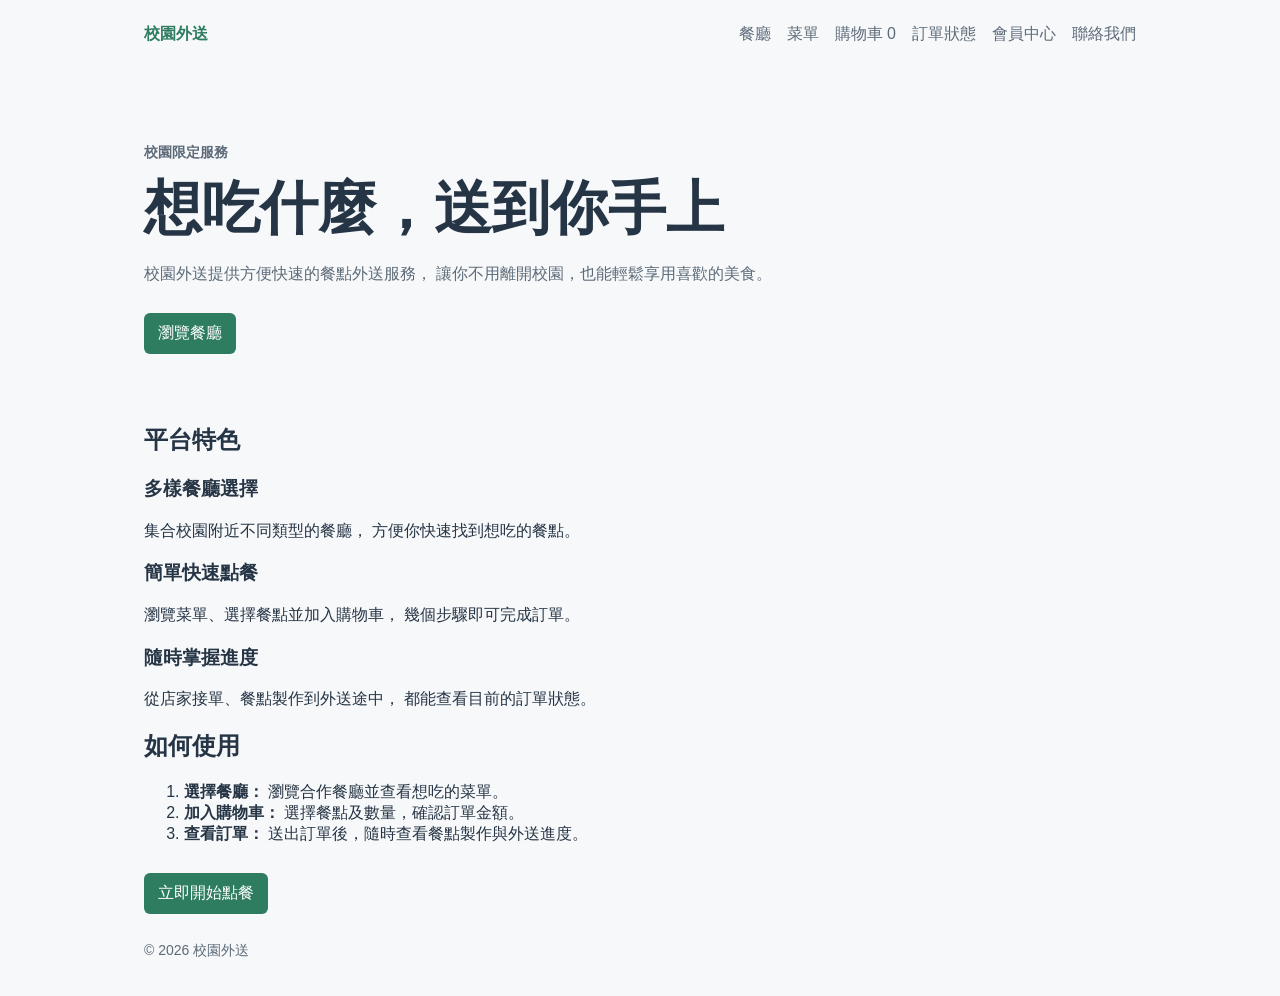
<file: index.html>
<!doctype html>
<html lang="zh-Hant">
  <head>
    <meta charset="UTF-8" />
    <meta name="viewport" content="width=device-width, initial-scale=1.0" />
    <title>校園外送｜首頁</title>
    <link rel="stylesheet" href="css/base.css" />
  </head>

  <body>
    <header class="site-header">
      <a class="brand" href="index.html">校園外送</a>

      <nav aria-label="主要導覽">
        <a href="pages/restaurants.html">餐廳</a>
        <a href="pages/menu.html">菜單</a>
        <a href="pages/cart.html">
          購物車 <span data-cart-count>0</span>
        </a>
        <a href="pages/order-status.html">訂單狀態</a>
        <a href="pages/profile.html">會員中心</a>
        <a href="pages/contact.html">聯絡我們</a>
      </nav>
    </header>

    <main class="container">
      <section class="hero" aria-labelledby="page-title">
        <p class="eyebrow">校園限定服務</p>

        <h1 id="page-title">想吃什麼，送到你手上</h1>

        <p>
          校園外送提供方便快速的餐點外送服務，
          讓你不用離開校園，也能輕鬆享用喜歡的美食。
        </p>

        <a class="button" href="pages/restaurants.html">
          瀏覽餐廳
        </a>
      </section>

      <section id="home-feature" aria-labelledby="home-feature-title">
        <h2 id="home-feature-title">平台特色</h2>

        <article>
          <h3>多樣餐廳選擇</h3>
          <p>
            集合校園附近不同類型的餐廳，
            方便你快速找到想吃的餐點。
          </p>
        </article>

        <article>
          <h3>簡單快速點餐</h3>
          <p>
            瀏覽菜單、選擇餐點並加入購物車，
            幾個步驟即可完成訂單。
          </p>
        </article>

        <article>
          <h3>隨時掌握進度</h3>
          <p>
            從店家接單、餐點製作到外送途中，
            都能查看目前的訂單狀態。
          </p>
        </article>
      </section>

      <section aria-labelledby="steps-title">
        <h2 id="steps-title">如何使用</h2>

        <ol>
          <li>
            <strong>選擇餐廳：</strong>
            瀏覽合作餐廳並查看想吃的菜單。
          </li>

          <li>
            <strong>加入購物車：</strong>
            選擇餐點及數量，確認訂單金額。
          </li>

          <li>
            <strong>查看訂單：</strong>
            送出訂單後，隨時查看餐點製作與外送進度。
          </li>
        </ol>

        <a class="button" href="pages/restaurants.html">
          立即開始點餐
        </a>
      </section>
    </main>

    <footer>
      © 2026 校園外送
    </footer>

    <script src="js/app.js"></script>
  </body>
</html>
</file>
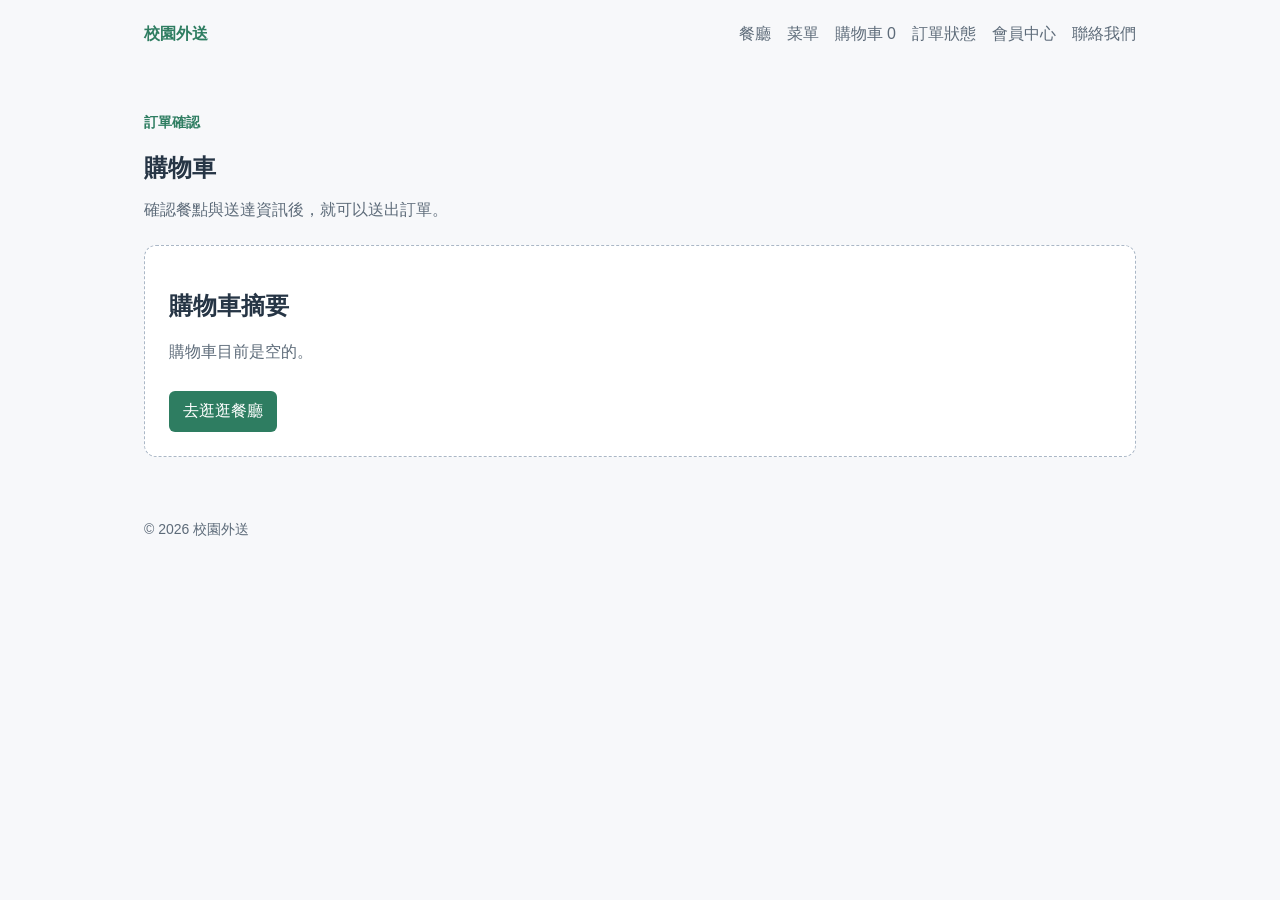
<file: pages/cart.html>
<!doctype html>
<html lang="zh-Hant">
  <head>
    <meta charset="UTF-8" />
    <meta name="viewport" content="width=device-width, initial-scale=1.0" />
    <title>校園外送｜購物車</title>
    <link rel="stylesheet" href="../css/base.css" />
  </head>
  <body>
    <header class="site-header">
      <a class="brand" href="../index.html">校園外送</a>
      <nav aria-label="主要導覽">
        <a href="restaurants.html">餐廳</a>
        <a href="menu.html">菜單</a>
        <a href="cart.html">購物車 <span data-cart-count>0</span></a>
        <a href="order-status.html">訂單狀態</a>
        <a href="profile.html">會員中心</a>
        <a href="contact.html">聯絡我們</a>
      </nav>
    </header>
    <main class="container">
      <section class="page-heading">
        <p class="eyebrow">訂單確認</p>
        <h1>購物車</h1>
        <p class="muted">確認餐點與送達資訊後，就可以送出訂單。</p>
      </section>

      <section class="panel" aria-labelledby="cart-heading" data-cart-section>
        <h2 id="cart-heading">購物車摘要</h2>
        <!-- 明細由 app.js 依 localStorage 中的購物車內容產生 -->
        <div data-cart-root></div>
      </section>

      <section class="panel" aria-labelledby="checkout-heading" data-checkout-section hidden>
        <h2 id="checkout-heading">送達資訊</h2>
        <form data-checkout-form>
          <div class="form-grid">
            <label class="field">姓名
              <input name="name" required autocomplete="name" />
            </label>
            <label class="field">聯絡電話
              <input name="phone" type="tel" required autocomplete="tel" />
            </label>
            <label class="field">送達地點
              <input name="place" required placeholder="例：第一宿舍 1 樓大廳" />
            </label>
            <label class="field">付款方式
              <select name="payment">
                <option value="cash">送達時現金付款</option>
              </select>
            </label>
            <label class="field field-wide">備註（選填）
              <textarea name="note" rows="2" placeholder="例：飲料去冰、不要香菜"></textarea>
            </label>
          </div>
          <button type="submit">送出訂單</button>
        </form>
      </section>

      <section class="panel" data-order-result hidden aria-live="polite">
        <h2>✓ 訂單已送出</h2>
        <p>訂單編號：<strong data-order-id></strong></p>
        <p class="muted">你可以隨時到「訂單狀態」查看外送進度。</p>
        <a class="button" href="order-status.html">查看訂單進度</a>
        <a class="button" data-order-mailto href="#">用 Email 通知店家</a>
      </section>
    </main>
    <footer>© 2026 校園外送</footer>
    <script src="../js/app.js"></script>
  </body>
</html>
</file>
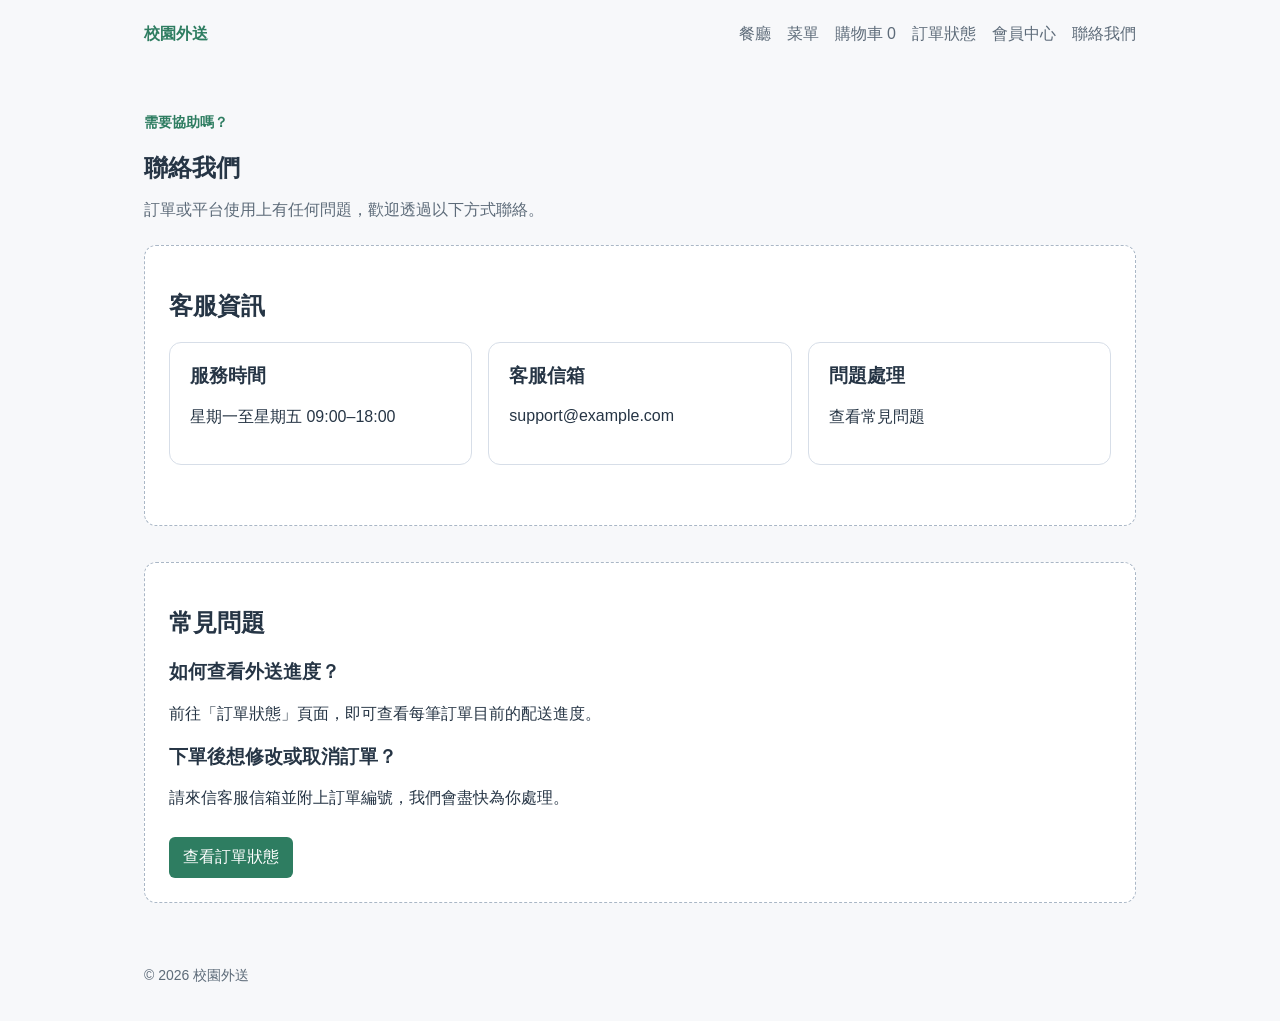
<file: pages/contact.html>
<!doctype html>
<html lang="zh-Hant">
  <head>
    <meta charset="UTF-8" />
    <meta name="viewport" content="width=device-width, initial-scale=1.0" />
    <title>校園外送｜聯絡我們</title>
    <link rel="stylesheet" href="../css/base.css" />
  </head>
  <body>
    <header class="site-header">
      <a class="brand" href="../index.html">校園外送</a>
      <nav aria-label="主要導覽">
        <a href="restaurants.html">餐廳</a>
        <a href="menu.html">菜單</a>
        <a href="cart.html">購物車 <span data-cart-count>0</span></a>
        <a href="order-status.html">訂單狀態</a>
        <a href="profile.html">會員中心</a>
        <a href="contact.html">聯絡我們</a>
      </nav>
    </header>
    <main class="container">
      <section class="page-heading">
        <p class="eyebrow">需要協助嗎？</p>
        <h1>聯絡我們</h1>
        <p class="muted">訂單或平台使用上有任何問題，歡迎透過以下方式聯絡。</p>
      </section>

      <section class="panel" aria-labelledby="support-title">
        <h2 id="support-title">客服資訊</h2>
        <div class="grid">
          <article class="card">
            <h3>服務時間</h3>
            <p>星期一至星期五 09:00–18:00</p>
          </article>
          <article class="card">
            <h3>客服信箱</h3>
            <p><a href="mailto:support@example.com">support@example.com</a></p>
          </article>
          <article class="card">
            <h3>問題處理</h3>
            <p><a href="#faq">查看常見問題</a></p>
          </article>
        </div>
      </section>

      <section id="faq" class="panel" aria-labelledby="faq-title">
        <h2 id="faq-title">常見問題</h2>
        <h3>如何查看外送進度？</h3>
        <p>前往「訂單狀態」頁面，即可查看每筆訂單目前的配送進度。</p>
        <h3>下單後想修改或取消訂單？</h3>
        <p>請來信客服信箱並附上訂單編號，我們會盡快為你處理。</p>
        <a class="button" href="order-status.html">查看訂單狀態</a>
      </section>
    </main>
    <footer>© 2026 校園外送</footer>
    <script src="../js/app.js"></script>
  </body>
</html>
</file>
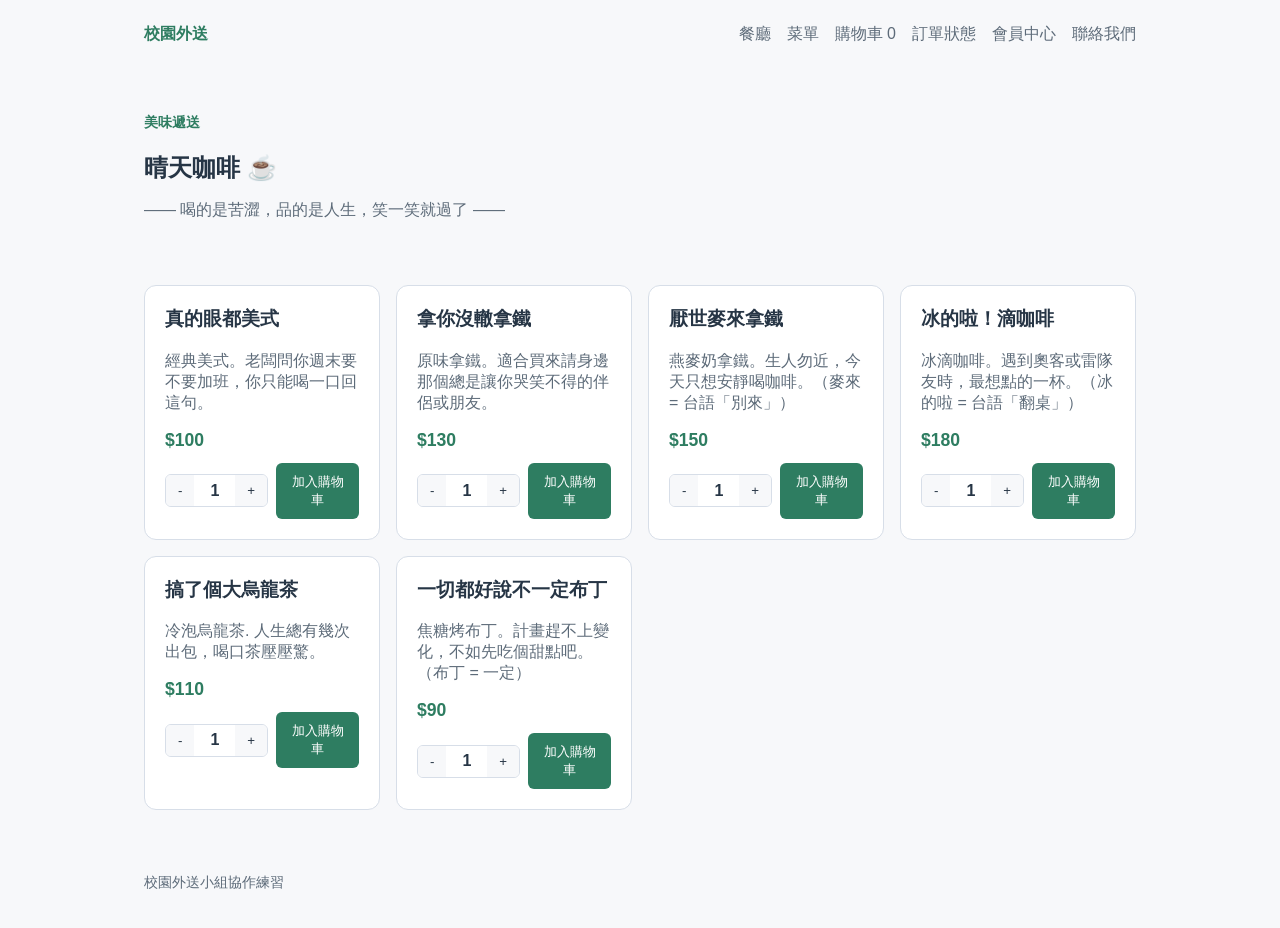
<file: pages/menu.html>
<!doctype html>
<html lang="zh-Hant">
  <head>
    <meta charset="UTF-8" />
    <meta name="viewport" content="width=device-width, initial-scale=1.0" />
    <title>校園外送｜菜單</title>
    <link rel="stylesheet" href="../css/base.css" />
  </head>
  <body>
    <header class="site-header">
      <a class="brand" href="../index.html">校園外送</a>
      <nav aria-label="主要導覽">
        <a href="restaurants.html">餐廳</a>
        <a href="menu.html">菜單</a>
        <a href="cart.html">購物車 <span data-cart-count>0</span></a>
        <a href="order-status.html">訂單狀態</a>
        <a href="profile.html">會員中心</a>
        <a href="contact.html">聯絡我們</a>
      </nav>
    </header>
    <main class="container">
      <section class="page-heading">
        <p class="eyebrow">美味遞送</p>
        <!-- 動態顯示餐廳名稱 -->
        <h1 id="restaurant-title">晴天咖啡</h1>
        <p id="restaurant-subtitle" class="muted">—— 喝的是苦澀，品的是人生，笑一笑就過了 ——</p>
        
        <!-- data-status-message 點擊加入時會自動連動 app.js，顯示：已加入「餐點名稱」 -->
        <p class="status-message" data-status-message></p>
      </section>

      <!-- 菜單區域 (會由 JS 根據網址參數動態渲染) -->
      <div id="menu-container" class="grid">
        <!-- 預設載入晴天咖啡菜單 -->
      </div>
    </main>
    <footer>校園外送小組協作練習</footer>
    
    <!-- 1. 引入原本的 app.js (點擊「加入購物車」依然會執行原本的 +1 邏輯) -->
    <script src="../js/app.js"></script>

    <!-- 2. 動態切換三間餐廳菜單 + 控制加減數量按鈕的 JS 邏輯 -->
    <script>
      // 1. 定義三間餐廳的菜單資料
      const menus = {
        // 類別一：晴天咖啡 (名字改回晴天咖啡，保留超好笑諧音！)
        "cafe": {
          title: "晴天咖啡 ☕",
          subtitle: "—— 喝的是苦澀，品的是人生，笑一笑就過了 ——",
          items: [
            { name: "真的眼都美式", detail: "經典美式。老闆問你週末要不要加班，你只能喝一口回這句。", price: 100 },
            { name: "拿你沒轍拿鐵", detail: "原味拿鐵。適合買來請身邊那個總是讓你哭笑不得的伴侶或朋友。", price: 130 },
            { name: "厭世麥來拿鐵", detail: "燕麥奶拿鐵。生人勿近，今天只想安靜喝咖啡。（麥來 = 台語「別來」）", price: 150 },
            { name: "冰的啦！滴咖啡", detail: "冰滴咖啡。遇到奧客或雷隊友時，最想點的一杯。（冰的啦 = 台語「翻桌」）", price: 180 },
            { name: "搞了個大烏龍茶", detail: "冷泡烏龍茶. 人生總有幾次出包，喝口茶壓壓驚。", price: 110 },
            { name: "一切都好說不一定布丁", detail: "焦糖烤布丁。計畫趕不上變化，不如先吃個甜點吧。（布丁 = 一定）", price: 90 }
          ]
        },
        // 類別二：好食便當 (便當店諧音梗)
        "good-meal": {
          title: "好食諧音便當 🍱",
          subtitle: "—— 飽足感十足，吃飽才有力氣繼續講冷笑話 ——",
          items: [
            { name: "真的一點都不排骨飯", detail: "經典排骨飯。老闆不給加薪，工作堆得像山，這排骨吃起來比我的命還硬。", price: 120 },
            { name: "幾歲了還在吃雞排飯", detail: "黃金雞排飯。比臉大雞排！不管幾歲，只要有雞排吃，我永遠是長不大的快樂小孩。", price: 115 },
            { name: "滷肉飯總比滷蛇好便當", detail: "秘製滷肉飯。人生可以暫時當個滷蛇，但至少我的便當裡要有一碗超香滷肉飯。", price: 95 }
          ]
        },
        // 類別三：義起吃 (義大利麵諧音梗)
        "pasta-together": {
          title: "義起吃諧音義大利麵 🍝",
          subtitle: "—— 濃郁醬汁與麵條，用幽默感填滿你空虛的胃 ——",
          items: [
            { name: "被逼得走投無路培根麵", detail: "奶油培根麵。生活被逼到牆角，還好還有這盤香濃起司與厚切培根來療癒我。", price: 180 },
            { name: "眼眶有點紅醬嫩雞麵", detail: "粉紅醬嫩雞麵。番茄紅醬與白醬完美相遇，酸酸甜甜，像極了剛看完催淚電影的你。", price: 185 },
            { name: "沒事多蛤蜊麵", detail: "青醬蛤蜊麵。手作羅勒青醬鋪滿蛤蜊，吃完這盤，祝你人生「沒事多鼓勵」！", price: 195 }
          ]
        }
      };

      // 2. 解析網址參數 (?restaurant=xxx)
      const urlParams = new URLSearchParams(window.location.search);
      const restaurantParam = urlParams.get('restaurant');
      
      // 預設如果沒對應到，就顯示晴天咖啡的 cafe 菜單
      let currentKey = "cafe";
      if (restaurantParam && menus[restaurantParam]) {
        currentKey = restaurantParam;
      }

      const activeMenu = menus[currentKey];

      // 3. 渲染網頁標題與內容
      document.getElementById('restaurant-title').textContent = activeMenu.title;
      document.getElementById('restaurant-subtitle').textContent = activeMenu.subtitle;

      const container = document.getElementById('menu-container');
      container.innerHTML = activeMenu.items.map(item => `
        <div class="card">
          <h3>${item.name}</h3>
          <p class="muted">${item.detail}</p>
          <p style="font-weight: bold; color: #2e7d61; font-size: 1.1rem; margin: 12px 0;">$${item.price}</p>
          
          <!-- 數量加減器（手動增減數量） -->
          <div style="display: flex; gap: 8px; align-items: center; margin-top: 12px;">
            <div style="display: flex; align-items: center; border: 1px solid #d7dee8; border-radius: 6px; overflow: hidden; background: #fff;">
              <button class="qty-btn" onclick="changeQty(this, -1)" style="margin-top: 0; padding: 8px 12px; background: #f7f8fa; color: #263545; border-radius: 0; border: none; cursor: pointer;">-</button>
              <span class="qty-val" style="padding: 0 16px; font-weight: bold; min-width: 40px; text-align: center;">1</span>
              <button class="qty-btn" onclick="changeQty(this, 1)" style="margin-top: 0; padding: 8px 12px; background: #f7f8fa; color: #263545; border-radius: 0; border: none; cursor: pointer;">+</button>
            </div>
            <!-- data-price / data-restaurant 讓 app.js 能把正確的價格與餐廳一起存進購物車 -->
            <button class="button" data-add-to-cart="${item.name}" data-price="${item.price}" data-restaurant="${currentKey}" data-restaurant-name="${activeMenu.title}" style="margin-top: 0; flex: 1;">加入購物車</button>
          </div>
        </div>
      `).join('');

      // 4. 控制加減按鈕的數字切換
      function changeQty(btn, change) {
        const qtySpan = btn.parentNode.querySelector('.qty-val');
        let currentQty = parseInt(qtySpan.textContent, 10);
        currentQty = Math.max(1, currentQty + change);
        qtySpan.textContent = currentQty;
      }
    </script>
  </body>
</html>
</file>
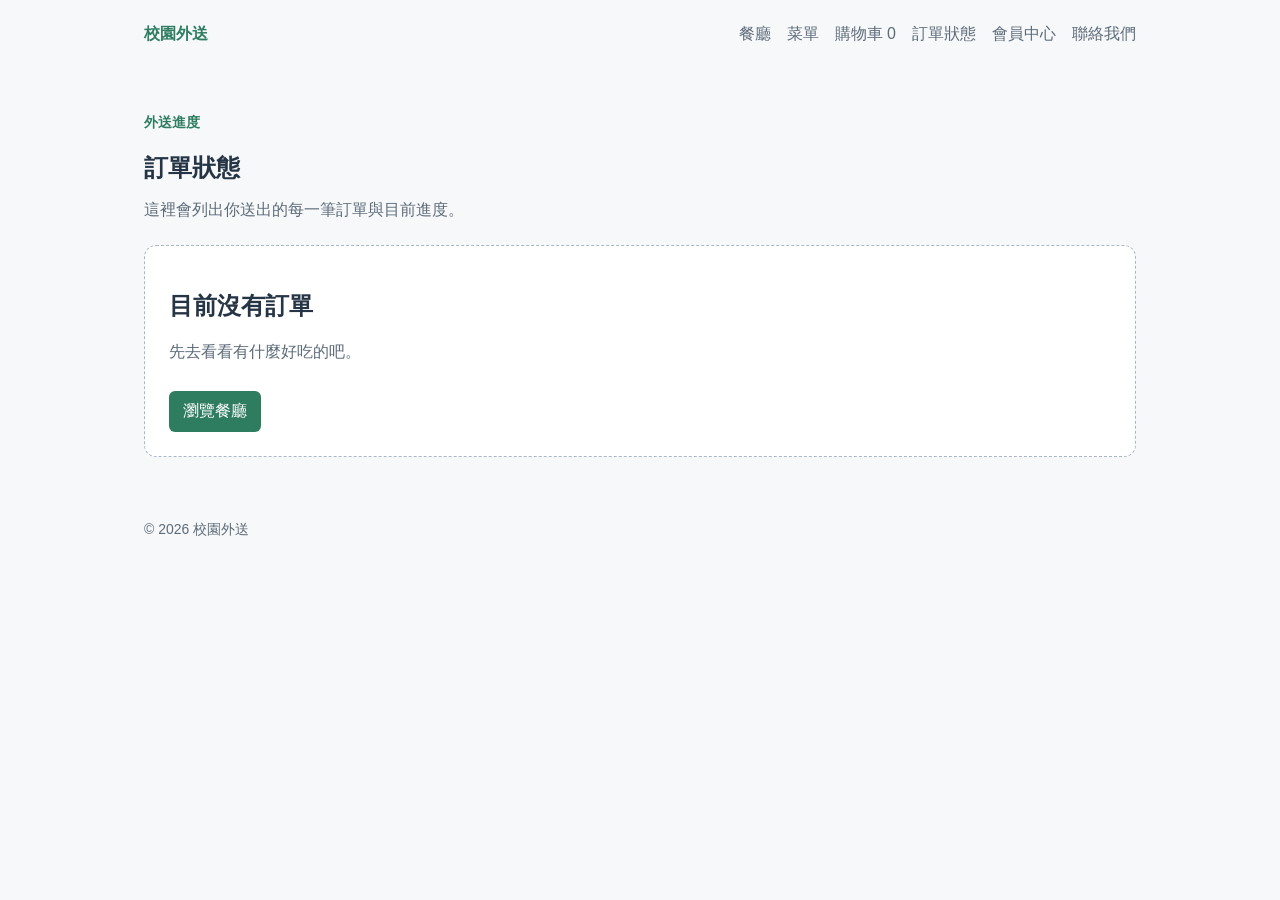
<file: pages/order-status.html>
<!doctype html>
<html lang="zh-Hant">
  <head>
    <meta charset="UTF-8" />
    <meta name="viewport" content="width=device-width, initial-scale=1.0" />
    <title>校園外送｜訂單狀態</title>
    <link rel="stylesheet" href="../css/base.css" />
  </head>
  <body>
    <header class="site-header">
      <a class="brand" href="../index.html">校園外送</a>
      <nav aria-label="主要導覽">
        <a href="restaurants.html">餐廳</a>
        <a href="menu.html">菜單</a>
        <a href="cart.html">購物車 <span data-cart-count>0</span></a>
        <a href="order-status.html">訂單狀態</a>
        <a href="profile.html">會員中心</a>
        <a href="contact.html">聯絡我們</a>
      </nav>
    </header>
    <main class="container">
      <section class="page-heading">
        <p class="eyebrow">外送進度</p>
        <h1>訂單狀態</h1>
        <p class="muted">這裡會列出你送出的每一筆訂單與目前進度。</p>
      </section>

      <!-- 訂單清單由 app.js 依 localStorage 中的訂單紀錄產生 -->
      <div data-orders-page></div>
    </main>
    <footer>© 2026 校園外送</footer>
    <script src="../js/app.js"></script>
  </body>
</html>
</file>
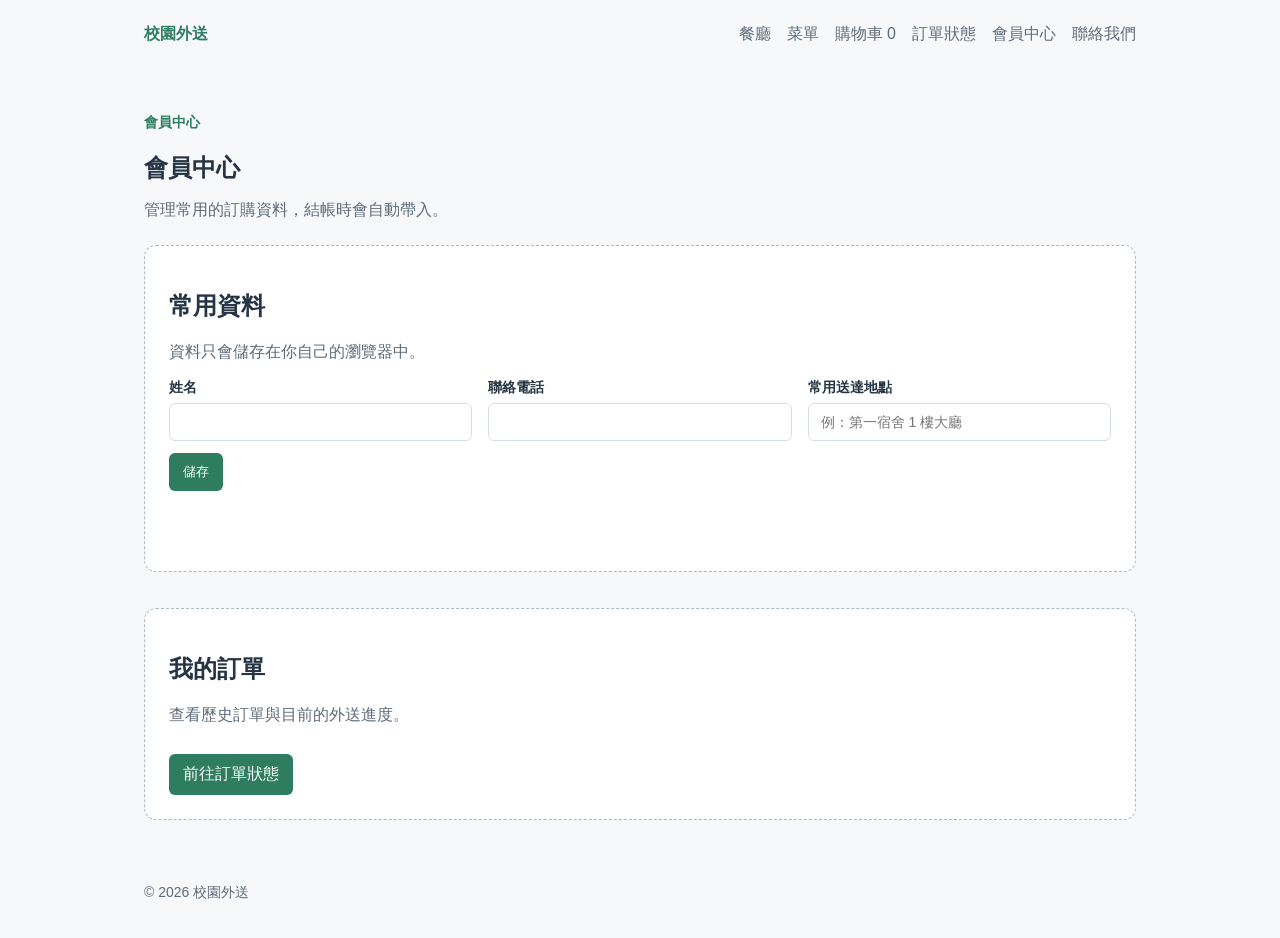
<file: pages/profile.html>
<!doctype html>
<html lang="zh-Hant">
  <head>
    <meta charset="UTF-8" />
    <meta name="viewport" content="width=device-width, initial-scale=1.0" />
    <title>校園外送｜會員中心</title>
    <link rel="stylesheet" href="../css/base.css" />
  </head>
  <body>
    <header class="site-header">
      <a class="brand" href="../index.html">校園外送</a>
      <nav aria-label="主要導覽">
        <a href="restaurants.html">餐廳</a>
        <a href="menu.html">菜單</a>
        <a href="cart.html">購物車 <span data-cart-count>0</span></a>
        <a href="order-status.html">訂單狀態</a>
        <a href="profile.html">會員中心</a>
        <a href="contact.html">聯絡我們</a>
      </nav>
    </header>
    <main class="container">
      <section class="page-heading">
        <p class="eyebrow">會員中心</p>
        <h1 data-profile-greeting>會員中心</h1>
        <p class="muted">管理常用的訂購資料，結帳時會自動帶入。</p>
      </section>

      <section class="panel" aria-labelledby="member-profile-title">
        <h2 id="member-profile-title">常用資料</h2>
        <p class="muted">資料只會儲存在你自己的瀏覽器中。</p>
        <form data-profile-form>
          <div class="form-grid">
            <label class="field">姓名
              <input name="name" autocomplete="name" />
            </label>
            <label class="field">聯絡電話
              <input name="phone" type="tel" autocomplete="tel" />
            </label>
            <label class="field">常用送達地點
              <input name="place" placeholder="例：第一宿舍 1 樓大廳" />
            </label>
          </div>
          <button type="submit">儲存</button>
          <p class="status-message" data-profile-saved aria-live="polite"></p>
        </form>
      </section>

      <section class="panel" aria-labelledby="member-orders-title">
        <h2 id="member-orders-title">我的訂單</h2>
        <p class="muted">查看歷史訂單與目前的外送進度。</p>
        <a class="button" href="order-status.html">前往訂單狀態</a>
      </section>
    </main>
    <footer>© 2026 校園外送</footer>
    <script src="../js/app.js"></script>
  </body>
</html>
</file>
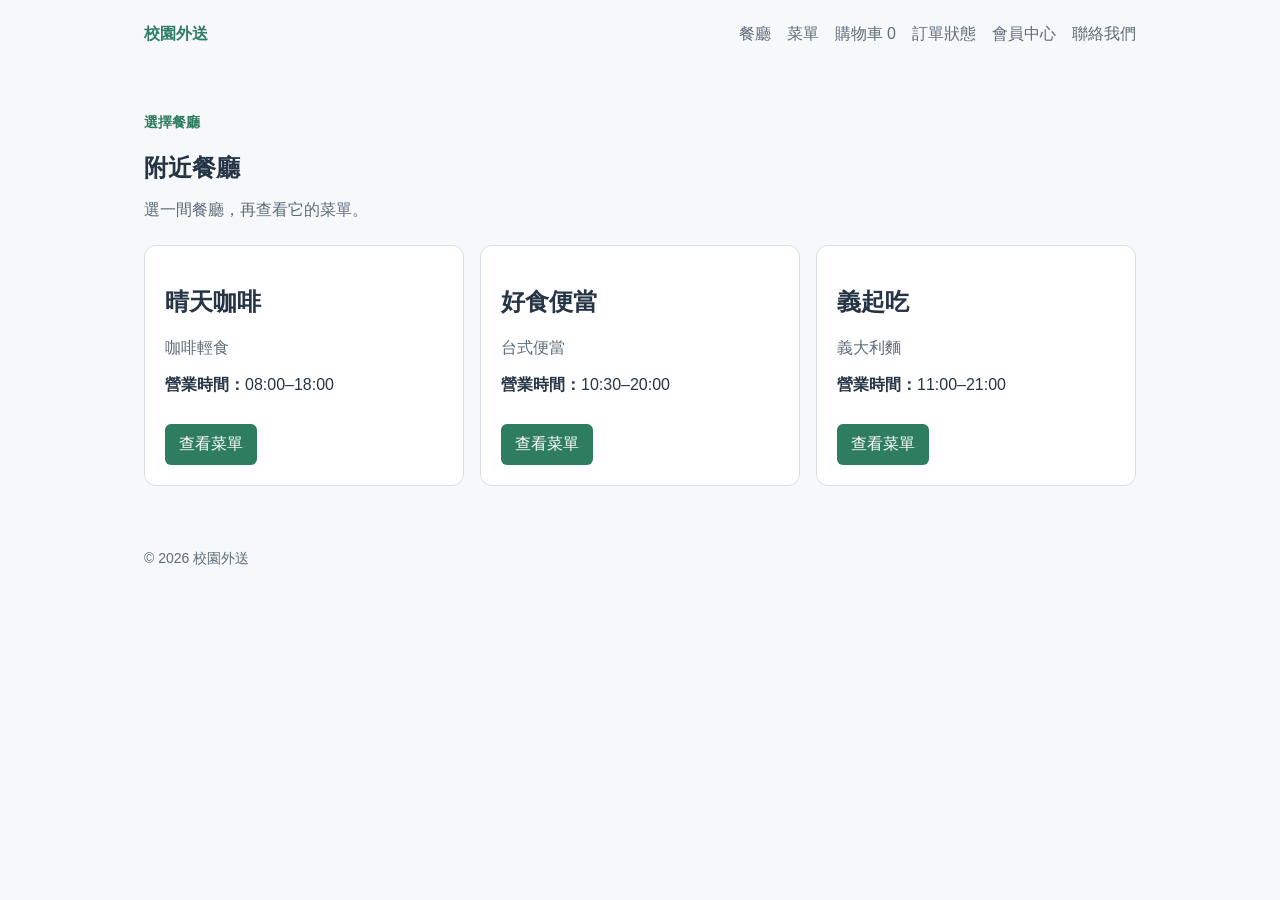
<file: pages/restaurants.html>
<!doctype html>
<html lang="zh-Hant">
  <head>
    <meta charset="UTF-8" />
    <meta name="viewport" content="width=device-width, initial-scale=1.0" />
    <title>校園外送｜餐廳</title>
    <link rel="stylesheet" href="../css/base.css" />
  </head>
  <body>
    <header class="site-header">
      <a class="brand" href="../index.html">校園外送</a>
      <nav aria-label="主要導覽">
        <a href="restaurants.html">餐廳</a>
        <a href="menu.html">菜單</a>
        <a href="cart.html">購物車 <span data-cart-count>0</span></a>
        <a href="order-status.html">訂單狀態</a>
        <a href="profile.html">會員中心</a>
        <a href="contact.html">聯絡我們</a>
      </nav>
    </header>
    <main class="container">
      <section class="page-heading">
        <p class="eyebrow">選擇餐廳</p>
        <h1>附近餐廳</h1>
        <p class="muted">選一間餐廳，再查看它的菜單。</p>
      </section>
      <section class="grid" aria-label="餐廳列表">
        <article class="card">
          <h2>晴天咖啡</h2>
          <p class="muted">咖啡輕食</p>
          <p><strong>營業時間：</strong><time datetime="08:00">08:00</time>–<time datetime="18:00">18:00</time></p>
          <a class="button" href="menu.html?restaurant=cafe">查看菜單</a>
        </article>

        <article class="card">
          <h2>好食便當</h2>
          <p class="muted">台式便當</p>
          <p><strong>營業時間：</strong><time datetime="10:30">10:30</time>–<time datetime="20:00">20:00</time></p>
          <a class="button" href="menu.html?restaurant=good-meal">查看菜單</a>
        </article>

        <article class="card">
          <h2>義起吃</h2>
          <p class="muted">義大利麵</p>
          <p><strong>營業時間：</strong><time datetime="11:00">11:00</time>–<time datetime="21:00">21:00</time></p>
          <a class="button" href="menu.html?restaurant=pasta-together">查看菜單</a>
        </article>
      </section>
    </main>
    <footer>© 2026 校園外送</footer>
    <script src="../js/app.js"></script>
  </body>
</html>
</file>
<file: css/base.css>
:root {
  color: #263545;
  background: #f7f8fa;
  font-family: -apple-system, BlinkMacSystemFont, "Segoe UI", sans-serif;
}

* {
  box-sizing: border-box;
}

body {
  margin: 0;
}

a {
  color: inherit;
  text-decoration: none;
}

.site-header,
.container,
footer {
  max-width: 1040px;
  margin: 0 auto;
  padding-left: 24px;
  padding-right: 24px;
}

.site-header {
  display: flex;
  align-items: center;
  justify-content: space-between;
  min-height: 68px;
}

.site-header nav {
  display: flex;
  flex-wrap: wrap;
  gap: 16px;
  color: #5d6b79;
}

.brand,
h1,
h2,
h3 {
  font-weight: 700;
}

.brand,
.eyebrow {
  color: #2e7d61;
}

.hero {
  padding: 76px 0 50px;
}

.hero h1 {
  max-width: 650px;
  margin: 8px 0;
  font-size: clamp(36px, 6vw, 58px);
}

.hero p,
.muted,
footer {
  color: #5d6b79;
}

.eyebrow {
  margin: 0;
  font-size: 14px;
  font-weight: 700;
}

.button,
button {
  display: inline-block;
  margin-top: 12px;
  padding: 10px 14px;
  border: 0;
  border-radius: 6px;
  background: #2e7d61;
  color: #fff;
  cursor: pointer;
}

.placeholder,
.panel {
  margin-bottom: 36px;
  padding: 24px;
  border: 1px dashed #aab7c6;
  border-radius: 12px;
  background: #fff;
}

.grid {
  display: grid;
  grid-template-columns: repeat(auto-fit, minmax(220px, 1fr));
  gap: 16px;
  margin-bottom: 36px;
}

.card {
  padding: 20px;
  border: 1px solid #d7dee8;
  border-radius: 12px;
  background: #fff;
}

.card h3 {
  margin-top: 0;
}

.page-heading {
  margin: 46px 0 24px;
}

.page-heading h1 {
  margin-bottom: 8px;
}

.notice {
  padding: 16px;
  border-left: 4px solid #c87542;
  background: #fff1e7;
}

.status-message {
  min-height: 24px;
  color: #2e7d61;
  font-weight: 700;
}

.order-progress {
  display: grid;
  grid-template-columns: repeat(auto-fit, minmax(170px, 1fr));
  gap: 16px;
  padding: 0;
  list-style: none;
}

.progress-step {
  padding: 18px;
  border: 1px solid #d7dee8;
  border-radius: 10px;
  color: #5d6b79;
}

.progress-step strong,
.progress-step span {
  display: block;
}

.progress-step span {
  margin-top: 6px;
  font-size: 14px;
}

.progress-step.is-complete {
  border-color: #8bc5b0;
  background: #edf8f4;
  color: #2e7d61;
}

.progress-step.is-current {
  border: 2px solid #c87542;
  background: #fff1e7;
  color: #8a4823;
}

footer {
  padding-top: 28px;
  padding-bottom: 36px;
  font-size: 14px;
}

button[disabled] {
  opacity: 0.6;
  cursor: default;
}

input,
select,
textarea {
  width: 100%;
  padding: 10px 12px;
  border: 1px solid #d7dee8;
  border-radius: 6px;
  background: #fff;
  color: inherit;
  font: inherit;
}

.field {
  display: block;
  font-size: 14px;
  font-weight: 700;
}

.field input,
.field select,
.field textarea {
  margin-top: 6px;
  font-weight: 400;
}

.form-grid {
  display: grid;
  grid-template-columns: repeat(auto-fit, minmax(220px, 1fr));
  gap: 16px;
}

.form-grid .field-wide {
  grid-column: 1 / -1;
}

.price {
  margin: 12px 0;
  color: #2e7d61;
  font-size: 1.1rem;
  font-weight: 700;
}

.add-row {
  display: flex;
  align-items: center;
  gap: 8px;
  margin-top: 12px;
}

.add-row .button {
  flex: 1;
  margin-top: 0;
}

.qty-control {
  display: inline-flex;
  align-items: center;
  overflow: hidden;
  border: 1px solid #d7dee8;
  border-radius: 6px;
  background: #fff;
}

.qty-btn {
  margin-top: 0;
  padding: 8px 12px;
  border-radius: 0;
  background: #f7f8fa;
  color: #263545;
}

.qty-val {
  min-width: 40px;
  padding: 0 14px;
  font-weight: 700;
  text-align: center;
}

.menu-tabs {
  display: flex;
  flex-wrap: wrap;
  gap: 8px;
  margin-top: 12px;
}

.menu-tabs a {
  padding: 6px 14px;
  border: 1px solid #d7dee8;
  border-radius: 999px;
  background: #fff;
  font-size: 14px;
}

.menu-tabs a.is-active {
  border-color: #2e7d61;
  background: #2e7d61;
  color: #fff;
}

.cart-lines {
  margin: 0;
  padding: 0;
  list-style: none;
}

.cart-line {
  display: flex;
  flex-wrap: wrap;
  align-items: center;
  justify-content: space-between;
  gap: 16px;
  padding: 12px 0;
  border-bottom: 1px solid #d7dee8;
}

.cart-line .item-detail {
  display: block;
  font-size: 14px;
}

.cart-line.total {
  border-bottom: 0;
  font-size: 20px;
  font-weight: 700;
}

.line-actions {
  display: flex;
  align-items: center;
  gap: 12px;
}

.line-total {
  min-width: 72px;
  font-weight: 700;
  text-align: right;
}

.remove-btn {
  margin-top: 0;
  padding: 6px 10px;
  border: 1px solid #d7dee8;
  background: #fff;
  color: #5d6b79;
  font-size: 14px;
}

@media (max-width: 700px) {
  .site-header {
    align-items: flex-start;
    flex-direction: column;
    gap: 14px;
    padding-top: 18px;
  }

  .order-progress {
    grid-template-columns: 1fr;
  }
}
</file>
